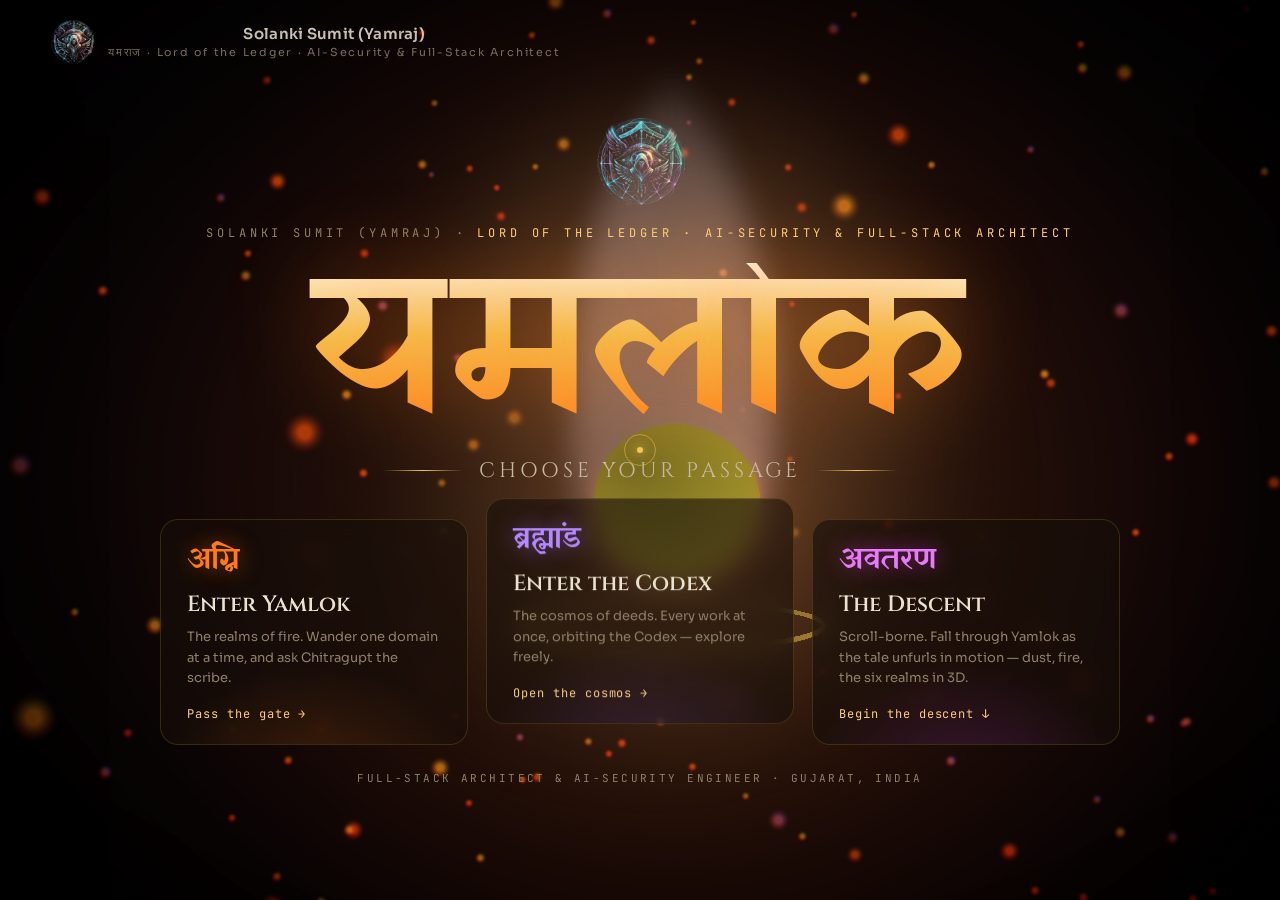
<file: index.html>
<!doctype html>
<html lang="en">
  <head>
    <meta charset="UTF-8" />
    <meta name="viewport" content="width=device-width, initial-scale=1.0, maximum-scale=1.0, user-scalable=no" />
    <meta name="theme-color" content="#05030f" />
    <link rel="icon" type="image/png" sizes="32x32" href="./favicon-32.png" />
    <link rel="icon" type="image/png" sizes="256x256" href="./favicon.png" />
    <link rel="apple-touch-icon" sizes="180x180" href="./apple-touch-icon.png" />
    <meta
      name="description"
      content="Yamlok — the Kaalsanchay of Yamraj Solanki. Full-stack & security engineer. A ledger of deeds across OSINT, security, AI, products, learning and systems."
    />
    <meta name="author" content="Yamraj Solanki" />
    <meta name="keywords" content="Yamraj Solanki, portfolio, full-stack, security engineer, OSINT, red team, AI, Three.js, cybersecurity" />
    <meta property="og:title" content="Yamlok — the Ledger of Yamraj Solanki" />
    <meta
      property="og:description"
      content="Enter Yamlok and ask Chitragupt the scribe. A 3D ledger of works: OSINT, security, AI, and more."
    />
    <meta property="og:type" content="website" />
    <meta property="og:site_name" content="Yamlok" />
    <meta property="og:locale" content="en_US" />
    <!-- og:image is relative so it resolves at any domain; set an absolute URL once deployed for widest compatibility -->
    <meta property="og:image" content="/og.png" />
    <meta property="og:image:width" content="1200" />
    <meta property="og:image:height" content="630" />
    <meta property="og:image:alt" content="Yamlok — the Ledger of Yamraj Solanki" />
    <meta name="twitter:card" content="summary_large_image" />
    <meta name="twitter:title" content="Yamlok — the Ledger of Yamraj Solanki" />
    <meta
      name="twitter:description"
      content="Enter Yamlok and ask Chitragupt the scribe. A 3D ledger of works: OSINT, security, AI, and more."
    />
    <meta name="twitter:image" content="/og.png" />

    <!-- the sigil is the first thing painted (loader → gate → nav) — don't let it pop in -->
    <link rel="preload" as="image" href="./logo-mark.png" />

    <link rel="preconnect" href="https://fonts.googleapis.com" />
    <link rel="preconnect" href="https://fonts.gstatic.com" crossorigin />
    <link
      href="https://fonts.googleapis.com/css2?family=Cinzel:wght@500;600;700&family=Yatra+One&family=Sora:wght@300;400;500;600;700;800&family=JetBrains+Mono:wght@400;500&display=swap"
      rel="stylesheet"
      media="print"
      onload="this.media='all'"
    />
    <noscript>
      <link
        href="https://fonts.googleapis.com/css2?family=Cinzel:wght@500;600;700&family=Yatra+One&family=Sora:wght@300;400;500;600;700;800&family=JetBrains+Mono:wght@400;500&display=swap"
        rel="stylesheet"
      />
    </noscript>

    <title>यमलोक · Yamlok — Yamraj Solanki</title>
    <script type="module" crossorigin src="./assets/index-CE4U_3eF.js"></script>
    <link rel="modulepreload" crossorigin href="./assets/react-b_tn2jZf.js">
    <link rel="modulepreload" crossorigin href="./assets/three-CWoWd3_m.js">
    <link rel="modulepreload" crossorigin href="./assets/r3f-BkIy0H-C.js">
    <link rel="stylesheet" crossorigin href="./assets/index-BVH1XJ6P.css">
  </head>
  <body>
    <div id="root"></div>
  </body>
</html>
</file>
<file: assets/index-BVH1XJ6P.css>
:root{--bg: #060304;--bg-2: #0d0807;--ember: #ff7a18;--ember-2: #ff5a3c;--gold: #f5c451;--gold-2: #ffd27a;--soul: #b06bff;--ash: #ece2d0;--ash-dim: #c7b9a1;--ash-mute: #8d7f69;--line: rgba(245, 196, 81, .16);--glass: rgba(22, 14, 9, .6);--glass-strong: rgba(13, 8, 6, .88);--shadow: 0 30px 90px -24px rgba(0, 0, 0, .9);--font-display: "Cinzel", "Times New Roman", serif;--font-dev: "Yatra One", "Cinzel", serif;--font-sans: "Sora", system-ui, sans-serif;--font-mono: "JetBrains Mono", ui-monospace, monospace;--ease: cubic-bezier(.22, 1, .36, 1)}*{box-sizing:border-box;margin:0;padding:0}html,body,#root{height:100%;width:100%}body{font-family:var(--font-sans);background:radial-gradient(125% 125% at 50% 28%,#1c0f08 0%,#0d0706 46%,var(--bg) 100%);color:var(--ash);overflow:hidden;-webkit-font-smoothing:antialiased;text-rendering:optimizeLegibility;cursor:default}a{color:inherit;text-decoration:none}button{font-family:inherit;cursor:pointer;border:none;background:none;color:inherit}::selection{background:#ff7a1866;color:#fff}.app{position:fixed;top:0;right:0;bottom:0;left:0;overflow:hidden}.canvas-wrap{position:absolute;top:0;right:0;bottom:0;left:0;z-index:0;transform:scale(1.05);transition:transform 1.9s var(--ease);will-change:transform}.app-reveal .canvas-wrap{transform:scale(1)}.overlay{position:absolute;top:0;right:0;bottom:0;left:0;z-index:2;pointer-events:none}.overlay>*{pointer-events:auto}.app:after{content:"";position:absolute;top:0;right:0;bottom:0;left:0;z-index:1;pointer-events:none;background:radial-gradient(120% 120% at 50% 42%,transparent 52%,rgba(3,1,0,.62) 100%)}.nav{position:absolute;top:0;left:0;right:0;z-index:6;display:flex;align-items:center;justify-content:space-between;padding:20px clamp(16px,4vw,52px);transition:opacity .6s var(--ease)}.nav-min{opacity:.85}.brand{display:flex;align-items:center;gap:13px}.brand .mono{display:grid;place-items:center;width:44px;height:44px;border-radius:50%;background:radial-gradient(circle at 50% 50%,rgba(255,122,24,.18),transparent 68%);transition:filter .35s var(--ease),transform .35s var(--ease)}.brand .mono img{width:100%;height:100%;display:block}.brand:hover .mono{filter:brightness(1.25);transform:scale(1.05)}.brand .who b{font-weight:600;letter-spacing:.02em;font-size:15px;display:block}.brand .who span{font-size:11px;letter-spacing:.16em;color:var(--ash-mute);margin-top:2px}.nav-links{display:flex;align-items:center;gap:4px}.nav-links button,.nav-links a{font-size:13px;letter-spacing:.05em;padding:9px 15px;border-radius:10px;color:var(--ash-dim);transition:color .25s,background .25s}.nav-links button:hover,.nav-links a:hover{color:var(--ash);background:#ffffff0d}.nav-links .nav-cta{border:1px solid rgba(245,196,81,.4);color:var(--gold)}.nav-links .nav-cta:hover{background:#f5c4511f}.gate{position:fixed;top:0;right:0;bottom:0;left:0;z-index:40;display:grid;place-items:center;text-align:center;padding:24px;transition:opacity 1s var(--ease),visibility 1s}.gate:before{content:"";position:absolute;top:0;right:0;bottom:0;left:0;pointer-events:none;background:radial-gradient(45% 55% at 50% 52%,rgba(6,3,2,.55) 0%,transparent 70%)}.gate-hidden{opacity:0;visibility:hidden;pointer-events:none}.gate-inner{position:relative;max-width:680px}.gate-om{margin-bottom:14px;line-height:0}.gate-sigil{width:clamp(66px,8vw,96px);height:auto;display:block;margin:0 auto;opacity:.55;filter:saturate(.7) brightness(.85);animation:sigil-breathe 3.6s ease-in-out infinite;transition:opacity .9s var(--ease),filter .9s var(--ease)}.gate-inner.lit .gate-sigil{opacity:1;filter:none;animation-duration:5.5s}@keyframes sigil-breathe{0%,to{transform:scale(1)}50%{transform:scale(1.045)}}@media (prefers-reduced-motion: reduce){.gate-sigil,.loader-om img{animation:none}}.gate-kicker{font-family:var(--font-mono);font-size:12px;letter-spacing:.32em;text-transform:uppercase;color:var(--ash-mute);margin-bottom:22px}.gate-kicker span{color:var(--gold-2)}.gate-title{font-family:var(--font-dev);font-size:clamp(76px,17vw,200px);line-height:.9;font-weight:400;background:linear-gradient(180deg,#fff3dc 0%,var(--gold) 40%,var(--ember) 100%);-webkit-background-clip:text;background-clip:text;color:transparent;text-shadow:0 0 90px rgba(255,122,24,.4);letter-spacing:.02em}.gate-rule{display:flex;align-items:center;justify-content:center;gap:16px;margin-top:14px;font-family:var(--font-display);font-size:clamp(15px,2vw,21px);letter-spacing:.18em;text-transform:uppercase;color:var(--ash-dim)}.gate-rule b{font-family:var(--font-dev);color:var(--gold-2);letter-spacing:.04em;text-transform:none;font-weight:400}.gate-rule span{width:clamp(28px,8vw,80px);height:1px;background:linear-gradient(90deg,transparent,var(--gold),transparent)}.gate-lore{margin:26px auto 0;max-width:52ch;font-size:14.5px;line-height:1.8;color:var(--ash-mute);font-style:italic}.gate-enter{margin-top:36px;padding:16px 46px;border-radius:14px;font-size:14px;letter-spacing:.18em;text-transform:uppercase;font-weight:600;color:var(--ash-mute);border:1px solid var(--line);background:#ff7a180d;transition:all .5s var(--ease)}.gate-enter.lit{color:#fff;background:linear-gradient(135deg,var(--ember),#c0390f);box-shadow:0 18px 55px -16px #ff5a28d9,0 0 40px -12px #ff7a1899;cursor:pointer}.gate-enter.lit:hover{transform:translateY(-3px);box-shadow:0 24px 65px -16px #ff5a28}.gate-foot{margin-top:26px;font-family:var(--font-mono);font-size:11px;letter-spacing:.22em;text-transform:uppercase;color:var(--ash-mute);opacity:.7}.stage-bar{position:absolute;top:92px;left:50%;transform:translate(-50%);z-index:5;text-align:center;width:max-content;max-width:92vw}.stage-eyebrow{font-family:var(--font-dev);font-size:22px;color:var(--gold);letter-spacing:.04em;text-shadow:0 0 24px rgba(255,122,24,.4)}.stage-hint{font-family:var(--font-mono);font-size:12px;letter-spacing:.2em;text-transform:uppercase;color:var(--ash-mute);margin-top:8px}.realm-bar{display:flex;flex-direction:column;align-items:center;gap:12px}.back-chip{font-family:var(--font-mono);font-size:12px;letter-spacing:.1em;padding:8px 16px;border-radius:999px;border:1px solid var(--line);color:var(--ash-dim);background:var(--glass);-webkit-backdrop-filter:blur(10px);backdrop-filter:blur(10px);transition:all .25s}.back-chip:hover{color:var(--ash);border-color:var(--r-accent, var(--gold));transform:translate(-3px)}.realm-head .rh-myth{font-family:var(--font-dev);font-size:28px;display:block;line-height:1}.realm-head .rh-title{font-family:var(--font-display);font-weight:600;font-size:clamp(24px,3.4vw,36px);margin-top:4px;color:var(--ash)}.realm-head .rh-sub{font-family:var(--font-mono);font-size:11.5px;letter-spacing:.12em;text-transform:uppercase;color:var(--ash-mute);margin-top:8px;display:block}.node-label,.realm-label,.realm-caption{pointer-events:none;-webkit-user-select:none;user-select:none;white-space:nowrap;text-align:center}.node-label{transform:translate(-50%,-150%)}.node-label .nl-name{font-size:13px;font-weight:600;color:#fff;text-shadow:0 2px 14px rgba(0,0,0,.9)}.node-label .nl-tag{font-family:var(--font-mono);font-size:10px;letter-spacing:.08em;text-transform:uppercase;margin-top:3px;opacity:.9}.realm-label .rl-sigil{font-family:var(--font-dev);font-size:30px;transform:translate(-50%,-50%)}.realm-caption{transform:translate(-50%)}.realm-caption .rc-title{font-family:var(--font-display);font-size:14px;font-weight:600;color:#fff;text-shadow:0 2px 12px rgba(0,0,0,.9)}.realm-caption .rc-sub{font-family:var(--font-mono);font-size:10px;letter-spacing:.08em;text-transform:uppercase;margin-top:3px}.btn{display:inline-flex;align-items:center;justify-content:center;gap:9px;padding:13px 22px;border-radius:12px;font-size:14px;font-weight:500;transition:transform .25s var(--ease),box-shadow .3s,background .3s}.btn-primary{background:linear-gradient(135deg,var(--ember),#c0390f);color:#fff;box-shadow:0 14px 40px -14px #ff5a28cc}.btn-primary:hover{transform:translateY(-2px)}.btn-ghost{border:1px solid var(--line);color:var(--ash-dim);background:#ffffff08}.btn-ghost:hover{color:var(--ash);border-color:#f5c45173;transform:translateY(-2px)}.panel{position:absolute;top:82px;right:0;height:calc(100% - 82px);width:min(460px,92vw);z-index:7;background:var(--glass-strong);-webkit-backdrop-filter:blur(22px);backdrop-filter:blur(22px);border-left:1px solid var(--line);box-shadow:var(--shadow);transform:translate(100%);transition:transform .55s var(--ease);display:flex;flex-direction:column;overflow:hidden}.panel.open{transform:translate(0)}.panel-accent{height:4px;width:100%;background:var(--p-accent, var(--gold));box-shadow:0 0 24px var(--p-accent, var(--gold))}.panel-scroll{overflow-y:auto;padding:34px clamp(24px,3vw,40px) 48px;scrollbar-width:thin;scrollbar-color:rgba(245,196,81,.3) transparent}.panel-scroll::-webkit-scrollbar{width:7px}.panel-scroll::-webkit-scrollbar-thumb{background:#f5c45147;border-radius:99px}.panel-close{position:absolute;top:20px;right:22px;width:38px;height:38px;display:grid;place-items:center;border-radius:10px;border:1px solid var(--line);color:var(--ash-dim);background:#ffffff08;z-index:2;transition:all .25s}.panel-close:hover{color:#fff;border-color:#f5c45180;transform:rotate(90deg)}.panel .kicker{display:inline-flex;align-items:center;gap:9px;font-family:var(--font-mono);font-size:11px;letter-spacing:.2em;text-transform:uppercase;color:var(--p-accent, var(--gold));margin-bottom:16px}.panel .kicker .pip{width:8px;height:8px;border-radius:50%;background:var(--p-accent, var(--gold));box-shadow:0 0 12px var(--p-accent, var(--gold))}.panel h2{font-family:var(--font-display);font-weight:600;font-size:clamp(26px,3vw,36px);line-height:1.05;margin-bottom:8px}.panel .tagline{color:var(--ash-dim);font-size:15px;line-height:1.5;margin-bottom:20px}.pillrow{display:flex;flex-wrap:wrap;gap:8px;margin-bottom:24px}.pill{font-family:var(--font-mono);font-size:11px;padding:6px 11px;border-radius:8px;border:1px solid var(--line);color:var(--ash-dim);background:#ffffff06}.pill.status{border-color:var(--p-accent, var(--gold));color:var(--p-accent, var(--gold))}.panel p.blurb{font-size:14.5px;line-height:1.75;color:var(--ash-dim);margin-bottom:26px}.section-label{font-family:var(--font-mono);font-size:11px;letter-spacing:.22em;text-transform:uppercase;color:var(--ash-mute);margin-bottom:14px}.hl-list{list-style:none;display:grid;gap:13px;margin-bottom:26px}.hl-list li{position:relative;padding-left:24px;font-size:13.5px;line-height:1.6;color:var(--ash-dim)}.hl-list li:before{content:"";position:absolute;left:2px;top:7px;width:8px;height:8px;transform:rotate(45deg);background:var(--p-accent, var(--gold));box-shadow:0 0 10px var(--p-accent, var(--gold))}.tagrow{display:flex;flex-wrap:wrap;gap:7px;margin-bottom:28px}.tag{font-size:11.5px;padding:5px 10px;border-radius:7px;background:#ff7a1814;color:var(--ash-dim);border:1px solid rgba(255,122,24,.18)}.panel-actions{display:flex;gap:12px}.panel-actions .btn{flex:1}.scribe{position:absolute;top:82px;left:0;height:calc(100% - 82px);width:min(400px,94vw);z-index:8;background:var(--glass-strong);-webkit-backdrop-filter:blur(22px);backdrop-filter:blur(22px);border-right:1px solid var(--line);box-shadow:var(--shadow);transform:translate(-100%);transition:transform .5s var(--ease);display:flex;flex-direction:column}.scribe.open{transform:translate(0)}.scribe-head{display:flex;align-items:center;justify-content:space-between;gap:12px;padding:20px 20px 16px;border-bottom:1px solid var(--line)}.scribe-head .panel-close{position:static}.scribe-id .scribe-sigil{font-family:var(--font-dev);font-size:22px;color:var(--gold);display:block;line-height:1}.scribe-id .scribe-role{font-family:var(--font-mono);font-size:10.5px;letter-spacing:.08em;text-transform:uppercase;color:var(--ash-mute);margin-top:5px;display:block}.scribe-body{flex:1;overflow-y:auto;padding:20px;display:flex;flex-direction:column;gap:14px;scrollbar-width:thin}.scribe-body::-webkit-scrollbar{width:6px}.scribe-body::-webkit-scrollbar-thumb{background:#f5c45140;border-radius:99px}.scribe-msg{display:flex;gap:10px;align-items:flex-start}.scribe-msg.you{flex-direction:row-reverse}.scribe-mark{flex:0 0 auto;width:30px;height:30px;border-radius:9px;display:grid;place-items:center;font-family:var(--font-dev);font-size:14px;color:var(--gold);border:1px solid rgba(245,196,81,.35);background:#ff7a181a}.scribe-bubble{font-size:13.5px;line-height:1.6;padding:12px 15px;border-radius:14px;max-width:84%;background:#ffffff0a;border:1px solid var(--line);color:var(--ash-dim)}.scribe-msg.you .scribe-bubble{background:linear-gradient(135deg,#ff7a1838,#ff5a281f);color:var(--ash);border-color:#ff7a184d}.scribe-bubble p{margin:0 0 6px}.scribe-bubble p:last-child{margin-bottom:0}.scribe-bubble strong{color:var(--gold-2);font-weight:600}.scribe-action{margin:8px 0 0 40px;font-family:var(--font-mono);font-size:12px;letter-spacing:.04em;padding:8px 14px;border-radius:10px;border:1px solid rgba(245,196,81,.4);color:var(--gold);background:#f5c4510f;transition:all .25s}.scribe-action:hover{background:#f5c45129;transform:translate(3px)}.scribe-suggest{display:flex;gap:7px;flex-wrap:wrap;padding:12px 16px;border-top:1px solid var(--line)}.scribe-suggest button{font-size:11.5px;padding:7px 12px;border-radius:999px;border:1px solid var(--line);color:var(--ash-mute);transition:all .25s}.scribe-suggest button:hover{color:var(--ash);border-color:#f5c45166;animation-play-state:paused}.scribe-suggest button{animation:sg-float 4.5s ease-in-out infinite}.scribe-suggest button:nth-child(2n){animation-duration:5.3s;animation-delay:-1.2s}.scribe-suggest button:nth-child(3n){animation-delay:-2.5s}@keyframes sg-float{0%,to{transform:translateY(0)}50%{transform:translateY(-3px)}}.tw-caret{display:inline-block;width:2px;height:1em;margin-left:1px;background:var(--gold);vertical-align:text-bottom;box-shadow:0 0 6px var(--gold);animation:tw-blink .7s steps(1) infinite}@keyframes tw-blink{50%{opacity:0}}.scribe-writing{display:inline-flex;gap:5px;padding:4px 2px}.scribe-writing i{width:6px;height:6px;border-radius:50%;background:var(--gold-2);animation:writing-pulse 1s ease-in-out infinite}.scribe-writing i:nth-child(2){animation-delay:.15s}.scribe-writing i:nth-child(3){animation-delay:.3s}@keyframes writing-pulse{0%,to{opacity:.3;transform:translateY(0)}50%{opacity:1;transform:translateY(-3px)}}@media (prefers-reduced-motion: reduce){.scribe-suggest button,.tw-caret,.scribe-writing i{animation:none}}.scribe-input{display:flex;gap:8px;padding:12px 16px 16px}.scribe-input input{flex:1;font-family:inherit;font-size:13.5px;padding:12px 15px;border-radius:12px;border:1px solid var(--line);background:#0000004d;color:var(--ash);outline:none}.scribe-input input:focus{border-color:#f5c45180}.scribe-input input::placeholder{color:var(--ash-mute)}.scribe-input button[type=submit]{width:46px;border-radius:12px;color:#fff;font-size:15px;background:linear-gradient(135deg,var(--ember),#c0390f)}.scribe-fab{position:absolute;left:clamp(16px,4vw,40px);bottom:30px;z-index:6;display:flex;align-items:center;gap:11px;padding:11px 18px 11px 12px;border-radius:999px;border:1px solid rgba(245,196,81,.4);background:var(--glass-strong);-webkit-backdrop-filter:blur(12px);backdrop-filter:blur(12px);box-shadow:var(--shadow);transition:all .3s var(--ease)}.scribe-fab:hover{transform:translateY(-3px);border-color:var(--gold)}.scribe-fab .fab-mark{width:30px;height:30px;border-radius:8px;display:grid;place-items:center;font-family:var(--font-dev);font-size:15px;color:var(--gold);background:#ff7a1824;border:1px solid rgba(245,196,81,.3)}.scribe-fab .fab-text{font-size:13.5px;font-weight:500;letter-spacing:.02em;color:var(--ash)}.modal-scrim{position:absolute;top:0;right:0;bottom:0;left:0;z-index:9;display:grid;place-items:center;padding:24px;background:#0402019e;-webkit-backdrop-filter:blur(6px);backdrop-filter:blur(6px);opacity:0;pointer-events:none;transition:opacity .4s}.modal-scrim.open{opacity:1;pointer-events:auto}.modal{position:relative;width:min(720px,94vw);max-height:86vh;overflow-y:auto;background:var(--glass-strong);border:1px solid var(--line);border-radius:22px;box-shadow:var(--shadow);padding:clamp(28px,4vw,48px);transform:translateY(24px) scale(.98);transition:transform .45s var(--ease);scrollbar-width:thin}.modal-scrim.open .modal{transform:translateY(0) scale(1)}.modal .modal-close{position:absolute;top:18px;right:20px;width:38px;height:38px;border-radius:10px;border:1px solid var(--line);display:grid;place-items:center;color:var(--ash-dim);transition:all .25s}.modal .modal-close:hover{color:#fff;transform:rotate(90deg);border-color:#f5c45180}.modal .m-kicker{font-family:var(--font-mono);font-size:11px;letter-spacing:.2em;text-transform:uppercase;color:var(--gold-2);margin-bottom:14px}.modal h2{font-family:var(--font-display);font-weight:600;font-size:clamp(28px,4vw,42px);margin-bottom:18px;line-height:1.05}.modal p{font-size:15px;line-height:1.8;color:var(--ash-dim);margin-bottom:16px}.about-om{font-family:var(--font-dev);font-size:30px;color:var(--gold);opacity:.8;text-shadow:0 0 22px rgba(255,122,24,.5);margin-bottom:12px}.about-modal .about-lore{font-style:italic;color:var(--ash-mute);font-size:14.5px;line-height:1.85;padding-left:16px;border-left:2px solid rgba(245,196,81,.3);margin:6px 0 22px}.about-modal .about-tagline{color:var(--gold-2);font-style:italic;font-size:17px;line-height:1.5;margin-bottom:22px}.about-modal .about-bio{font-size:14.5px;line-height:1.8;color:var(--ash-dim);margin-bottom:14px}.about-roles{display:flex;flex-wrap:wrap;gap:8px;margin:22px 0 24px}.about-role{font-family:var(--font-mono);font-size:11.5px;letter-spacing:.05em;padding:6px 13px;border-radius:999px;color:var(--gold-2);border:1px solid rgba(245,196,81,.3);background:#ff7a180f}.about-cta{display:flex;flex-wrap:wrap;gap:12px;margin-top:28px}.about-cta .btn-primary,.about-cta .btn-ghost{padding:12px 22px;border-radius:12px;font-size:14px}.about-modal .about-colophon{margin-top:26px;padding-top:18px;border-top:1px solid var(--line);font-family:var(--font-mono);font-size:11.5px;line-height:1.7;letter-spacing:.03em;color:var(--ash-mute)}.stat-grid{display:grid;grid-template-columns:repeat(3,1fr);gap:14px;margin:26px 0 30px}.stat{border:1px solid var(--line);border-radius:14px;padding:18px;background:#ffffff05;text-align:center}.stat b{display:block;font-family:var(--font-display);font-size:30px;color:var(--gold);line-height:1}.stat span{font-size:11px;letter-spacing:.1em;text-transform:uppercase;color:var(--ash-mute);margin-top:8px;display:block}.skill-cloud{display:flex;flex-wrap:wrap;gap:9px}.skill-cloud .pill:hover{border-color:#f5c45173;color:var(--ash)}.contact-list{display:grid;gap:12px}.contact-row{display:flex;align-items:center;gap:16px;padding:16px 20px;border:1px solid var(--line);border-radius:14px;background:#ffffff05;transition:all .25s var(--ease)}.contact-row:hover{transform:translate(6px);border-color:#f5c45166;background:#f5c4510f}.contact-row .ic{font-size:20px;width:26px;text-align:center;color:var(--gold)}.contact-row .c-meta b{display:block;font-size:14px}.contact-row .c-meta span{font-size:12px;color:var(--ash-mute);font-family:var(--font-mono)}.contact-row .arrow{margin-left:auto;color:var(--ash-mute);transition:transform .25s,color .25s}.contact-row:hover .arrow{transform:translate(4px);color:var(--gold)}.contact-email:hover{transform:none}.contact-email .c-meta{text-decoration:none}.contact-copy{margin-left:auto;flex:none;font-family:var(--font-mono);font-size:12px;letter-spacing:.04em;padding:7px 14px;border-radius:9px;color:var(--gold-2);border:1px solid rgba(245,196,81,.35);background:#ff7a180f;transition:all .2s}.contact-copy:hover{background:#f5c45124;color:var(--gold)}.door-row{display:grid;grid-template-columns:1fr 1fr;gap:18px;margin-top:34px}.door{position:relative;text-align:left;padding:26px 26px 22px;border-radius:18px;border:1px solid var(--line);background:var(--glass);-webkit-backdrop-filter:blur(12px);backdrop-filter:blur(12px);transition:transform .3s var(--ease),border-color .3s,box-shadow .3s,opacity .4s;overflow:hidden}.door:disabled{opacity:.55;cursor:default}.door:not(:disabled):hover{transform:translateY(-5px)}.door:before{content:"";position:absolute;top:0;right:0;bottom:0;left:0;opacity:.18;pointer-events:none}.door-yamlok:before{background:radial-gradient(75% 80% at 50% 120%,var(--ember),transparent 70%)}.door-codex:before{background:radial-gradient(75% 80% at 50% 120%,#8b5cf6,transparent 70%)}.door-yamlok:not(:disabled):hover{border-color:#ff7a1899;box-shadow:0 22px 54px -18px #ff5a28b3}.door-codex:not(:disabled):hover{border-color:#a878ff99;box-shadow:0 22px 54px -18px #7c3aedb3}.door-sigil{font-family:var(--font-dev);font-size:30px;line-height:1;margin-bottom:14px}.door-yamlok .door-sigil{color:var(--ember);text-shadow:0 0 22px rgba(255,122,24,.5)}.door-codex .door-sigil{color:#b487ff;text-shadow:0 0 22px rgba(168,120,255,.5)}.door h3{font-family:var(--font-display);font-size:22px;font-weight:600;margin-bottom:8px;color:var(--ash)}.door p{font-size:13px;line-height:1.6;color:var(--ash-mute);margin-bottom:16px}.door-go{font-family:var(--font-mono);font-size:12px;letter-spacing:.08em;color:var(--gold-2)}.world-toggle{display:inline-flex;padding:3px;border-radius:999px;border:1px solid var(--line);background:#0000004d;margin-right:6px}.world-toggle button{font-size:12.5px;letter-spacing:.05em;padding:7px 15px;border-radius:999px;color:var(--ash-mute);transition:all .25s}.world-toggle button.on{color:#fff;background:linear-gradient(135deg,#ff7a1852,#a878ff42);box-shadow:inset 0 0 0 1px var(--line)}.world-toggle button:hover{color:var(--ash-dim)}.icon-btn{width:38px;display:grid;place-items:center;border-radius:10px;color:var(--ash-dim);font-size:14px;transition:all .25s}.icon-btn:hover{color:var(--ash);background:#ffffff0d}.qual-btn{font-family:var(--font-mono);font-size:11.5px!important;letter-spacing:.04em;color:var(--gold-2)!important}.qual-btn:hover{background:#f5c4511a!important}.codex-bar{position:absolute;left:0;right:0;bottom:0;z-index:5;padding:14px clamp(14px,4vw,40px) 20px;background:linear-gradient(0deg,rgba(5,3,15,.92) 10%,transparent 100%);display:flex;flex-direction:column;align-items:center;gap:12px}.cb-hint{font-family:var(--font-mono);font-size:11px;letter-spacing:.18em;text-transform:uppercase;color:var(--ash-mute)}.cb-filters{display:flex;gap:7px;flex-wrap:wrap;justify-content:center}.cb-filters button{display:inline-flex;align-items:center;gap:7px;font-size:12.5px;padding:8px 14px;border-radius:999px;border:1px solid var(--line);color:var(--ash-mute);transition:all .25s}.cb-filters button .cdot{width:8px;height:8px;border-radius:50%;opacity:.7;transition:opacity .25s,box-shadow .25s}.cb-filters button:hover{color:var(--ash-dim)}.cb-filters button.active{color:var(--ash);border-color:var(--c, var(--gold));background:#ffffff0d}.cb-filters button.active .cdot{opacity:1;box-shadow:0 0 8px var(--c)}@media (max-width: 720px){.door-row{grid-template-columns:1fr}.world-toggle button{padding:6px 11px}}@media (max-width: 720px){.nav-links .nav-link-text,.brand .who span,.scribe-fab .fab-text{display:none}.stage-bar{top:80px}}@media (prefers-reduced-motion: reduce){*{animation-duration:.01ms!important;transition-duration:.05ms!important}}html.cursor-none,html.cursor-none *{cursor:none!important}html.cursor-none input,html.cursor-none textarea{cursor:text!important}.cursor-dot,.cursor-ring,.cursor-label{position:fixed;top:0;left:0;pointer-events:none;z-index:9999;will-change:transform}.cursor-dot{width:6px;height:6px;border-radius:50%;background:var(--gold);box-shadow:0 0 10px var(--gold)}.cursor-ring{width:32px;height:32px;border-radius:50%;border:1px solid rgba(245,196,81,.5);transition:width .25s var(--ease),height .25s var(--ease),border-color .25s,background .25s}.cursor-ring.active{width:54px;height:54px;border-color:var(--ember);background:#ff7a1814}.cursor-label{font-family:var(--font-mono);font-size:10px;letter-spacing:.12em;text-transform:uppercase;color:#1a0e06;background:var(--gold);padding:3px 9px;border-radius:6px;white-space:nowrap;opacity:0;transition:opacity .2s}.cursor-label.show{opacity:1}.cursor-trail{position:fixed;top:0;right:0;bottom:0;left:0;width:100%;height:100%;pointer-events:none;z-index:9990}@media (prefers-reduced-motion: reduce){.cursor-trail{display:none}}.split-text{display:inline-block}.st-char{display:inline-block;opacity:0;transform:translate(var(--dx),var(--dy)) rotate(var(--rot));animation:st-assemble .7s var(--ease) forwards;will-change:transform,opacity}.st-space{width:.28em}@keyframes st-assemble{to{opacity:1;transform:translate(0) rotate(0)}}@media (prefers-reduced-motion: reduce){.st-char{animation:none;opacity:1;transform:none}}:focus-visible{outline:2px solid var(--gold-2);outline-offset:3px;border-radius:6px}.door:focus-visible{outline-offset:6px}.nav-links button:focus-visible,.nav-menu a:focus-visible{outline-offset:2px}@media (prefers-reduced-motion: reduce){*,*:before,*:after{animation-duration:.001ms!important;animation-iteration-count:1!important;transition-duration:.001ms!important}.grain,.cursor-trail{display:none!important}}.marquee{overflow:hidden;width:100%;-webkit-mask-image:linear-gradient(90deg,transparent,#000 12%,#000 88%,transparent);mask-image:linear-gradient(90deg,transparent,#000 12%,#000 88%,transparent)}.marquee-track{display:inline-flex;white-space:nowrap;animation:marquee 30s linear infinite}.marquee-track span{font-family:var(--font-dev);font-size:clamp(18px,3vw,30px);color:#f5c4516b;letter-spacing:.04em;padding-right:0}@keyframes marquee{to{transform:translate(-50%)}}.gate-marquee{position:absolute;bottom:30px;left:0}.gate .reveal{opacity:0;transform:translateY(26px);transition:opacity .8s var(--ease),transform .8s var(--ease)}.gate-inner.revealed .reveal{opacity:1;transform:none}.gate-inner.revealed .gate-om{transition-delay:.05s}.gate-inner.revealed .gate-kicker{transition-delay:.12s}.gate-inner.revealed .gate-title{transition-delay:.2s}.gate-inner.revealed .gate-rule{transition-delay:.3s}.gate-inner.revealed .door-yamlok{transition-delay:.42s}.gate-inner.revealed .door-codex{transition-delay:.52s}.gate-inner.revealed .gate-foot{transition-delay:.62s}@keyframes reveal-up{0%{opacity:0;transform:translateY(12px)}to{opacity:1;transform:none}}.realm-head .rh-myth,.realm-head .rh-title,.realm-head .rh-sub{opacity:0;animation:reveal-up .5s var(--ease) forwards}.realm-head .rh-myth{animation-delay:.05s}.realm-head .rh-title{animation-delay:.14s}.realm-head .rh-sub{animation-delay:.24s}.panel-scroll>*{opacity:0;transform:translateY(16px);transition:opacity .5s var(--ease),transform .5s var(--ease)}.panel.open .panel-scroll>*{opacity:1;transform:none}.panel.open .panel-scroll>*:nth-child(1){transition-delay:.12s}.panel.open .panel-scroll>*:nth-child(2){transition-delay:.17s}.panel.open .panel-scroll>*:nth-child(3){transition-delay:.22s}.panel.open .panel-scroll>*:nth-child(4){transition-delay:.27s}.panel.open .panel-scroll>*:nth-child(5){transition-delay:.32s}.panel.open .panel-scroll>*:nth-child(6){transition-delay:.37s}.panel.open .panel-scroll>*:nth-child(7){transition-delay:.42s}.panel.open .panel-scroll>*:nth-child(8){transition-delay:.47s}.panel.open .panel-scroll>*:nth-child(n+9){transition-delay:.52s}.modal>*:not(.modal-close){opacity:0;transform:translateY(16px);transition:opacity .5s var(--ease),transform .5s var(--ease)}.modal-scrim.open .modal>*:not(.modal-close){opacity:1;transform:none}.modal-scrim.open .modal>*:nth-child(2){transition-delay:.1s}.modal-scrim.open .modal>*:nth-child(3){transition-delay:.15s}.modal-scrim.open .modal>*:nth-child(4){transition-delay:.2s}.modal-scrim.open .modal>*:nth-child(5){transition-delay:.25s}.modal-scrim.open .modal>*:nth-child(6){transition-delay:.3s}.modal-scrim.open .modal>*:nth-child(n+7){transition-delay:.35s}.wipe{position:fixed;top:0;right:0;bottom:0;left:0;z-index:60;pointer-events:none;display:grid;place-items:center;overflow:hidden}.wipe.on{pointer-events:auto}.wipe-l1,.wipe-l2{position:absolute;top:-2px;right:0;bottom:-2px;left:0;transform:translateY(101%)}.wipe-l1{background:linear-gradient(0deg,#060304,#140a08 70%,#2a1206);transition:transform .6s var(--ease)}.wipe-l2{background:linear-gradient(0deg,#0a0604 0%,#1c0f08 50%,#3a1a06 80%,var(--ember) 100%);transition:transform .52s var(--ease) .07s}.wipe-cover .wipe-l1,.wipe-cover .wipe-l2{transform:translateY(0)}.wipe-reveal .wipe-l1{transform:translateY(-101%);transition-delay:.07s}.wipe-reveal .wipe-l2{transform:translateY(-101%)}.wipe-embers{position:absolute;top:0;right:0;bottom:0;left:0;pointer-events:none;opacity:0;transition:opacity .35s;background-repeat:no-repeat;background-image:radial-gradient(2px 2px at 18% 85%,var(--gold),transparent 60%),radial-gradient(2px 2px at 72% 92%,var(--ember-2),transparent 60%),radial-gradient(1.5px 1.5px at 42% 75%,var(--gold-2),transparent 60%),radial-gradient(2px 2px at 58% 88%,var(--gold),transparent 60%),radial-gradient(1.5px 1.5px at 30% 96%,var(--ember),transparent 60%),radial-gradient(2px 2px at 85% 80%,var(--gold-2),transparent 60%),radial-gradient(1.5px 1.5px at 9% 70%,var(--gold),transparent 60%);animation:embers-rise 1.4s linear infinite}.wipe-cover .wipe-embers,.wipe-reveal .wipe-embers{opacity:.85}@keyframes embers-rise{0%{transform:translateY(26px)}to{transform:translateY(-48px)}}.wipe-core{position:relative;display:grid;place-items:center;opacity:0;transform:scale(.7);transition:opacity .4s var(--ease),transform .5s var(--ease)}.wipe-cover .wipe-core{opacity:1;transform:scale(1)}.wipe-reveal .wipe-core{opacity:0;transform:scale(1.16);transition-duration:.34s}.wipe-halo{position:absolute;width:58vmin;height:58vmin;border-radius:50%;background:radial-gradient(circle,rgba(255,122,24,.5) 0%,transparent 62%);filter:blur(8px)}.wipe-sigil{position:relative;font-family:var(--font-dev);font-size:clamp(64px,13vw,150px);color:var(--gold);text-shadow:0 0 60px rgba(255,122,24,.8),0 0 18px rgba(245,196,81,.6)}.nav-links>button,.nav-links>a:not(.nav-cta){position:relative}.nav-links>button:after,.nav-links>a:not(.nav-cta):after{content:"";position:absolute;left:14px;right:14px;bottom:5px;height:1px;background:var(--gold);transform:scaleX(0);transform-origin:left;transition:transform .3s var(--ease)}.nav-links>button:hover:after,.nav-links>a:not(.nav-cta):hover:after{transform:scaleX(1)}.gate-inner{max-width:min(960px,94vw)}.gate .door-row{grid-template-columns:repeat(3,minmax(0,1fr))}.door-descent:before{background:radial-gradient(75% 80% at 50% 120%,#d946ef,transparent 70%)}.door-descent:not(:disabled):hover{border-color:#d946ef99;box-shadow:0 22px 54px -18px #a855f7a6}.door-descent .door-sigil{color:#e879f9;text-shadow:0 0 22px rgba(217,70,239,.55)}.gate-inner.revealed .door-descent{transition-delay:.57s}@media (max-width: 880px){.gate .door-row{grid-template-columns:1fr}}.journey{position:fixed;top:0;right:0;bottom:0;left:0;z-index:1;background:#070407}.journey canvas{touch-action:none}.journey-skip{position:fixed;right:22px;bottom:22px;z-index:30;font-family:var(--font-mono);font-size:12px;letter-spacing:.06em;padding:9px 16px;border-radius:999px;color:var(--ash-dim);border:1px solid var(--line);background:#0000006b;-webkit-backdrop-filter:blur(8px);backdrop-filter:blur(8px);transition:all .25s}.journey-skip:hover{color:var(--ash);border-color:#d946ef80}.j-html{width:100%;color:var(--ash);pointer-events:none}.j-sec{width:100%;min-height:100vh;padding:0 24px;position:relative;display:flex;flex-direction:column;align-items:center;justify-content:center;text-align:center}.j-eyebrow{font-family:var(--font-mono);font-size:12px;letter-spacing:.24em;text-transform:uppercase;color:var(--ash-mute);margin-bottom:18px}.j-title{font-family:var(--font-dev);font-weight:400;line-height:.9;letter-spacing:.02em;font-size:clamp(84px,20vw,250px);background:linear-gradient(180deg,#fff3dc 0%,var(--gold) 36%,var(--ember) 76%,#d946ef 128%);-webkit-background-clip:text;background-clip:text;color:transparent;text-shadow:0 0 110px rgba(255,122,24,.32)}.j-rule{display:flex;align-items:center;justify-content:center;gap:16px;margin-top:22px;font-family:var(--font-mono);font-size:12px;letter-spacing:.22em;text-transform:uppercase;color:var(--ash-mute)}.j-rule b{font-family:var(--font-dev);color:var(--gold-2);letter-spacing:.04em;text-transform:none;font-weight:400}.j-rule span{width:clamp(28px,8vw,90px);height:1px;background:linear-gradient(90deg,transparent,var(--gold),transparent)}.j-scrollcue{margin-top:46px;font-family:var(--font-mono);font-size:12px;letter-spacing:.18em;text-transform:uppercase;color:var(--ash-mute);animation:jbob 2.2s ease-in-out infinite}@keyframes jbob{0%,to{transform:translateY(0);opacity:.55}50%{transform:translateY(8px);opacity:1}}.j-lore-big{font-family:var(--font-display);font-weight:600;font-size:clamp(30px,6vw,70px);line-height:1.1}.j-lore{font-size:clamp(16px,2.4vw,24px);line-height:1.6;color:var(--ash-dim);max-width:26ch}.j-h2{font-family:var(--font-display);font-weight:600;font-size:clamp(28px,5vw,54px)}.j-realms-head{margin-bottom:30px}.j-realms{display:grid;grid-template-columns:repeat(3,minmax(0,1fr));gap:16px;max-width:940px;width:100%}.j-realm-card{display:flex;align-items:center;gap:14px;text-align:left;padding:18px 20px;border-radius:16px;border:1px solid var(--line);background:var(--glass);-webkit-backdrop-filter:blur(10px);backdrop-filter:blur(10px);will-change:transform,opacity}.j-realm-card .jrc-sigil{font-family:var(--font-dev);font-size:30px;line-height:1;color:var(--c);text-shadow:0 0 20px var(--c)}.jrc-meta b{font-family:var(--font-display);font-weight:600;font-size:17px;display:block;color:var(--ash)}.jrc-meta span{font-size:12px;color:var(--ash-mute);font-family:var(--font-mono);letter-spacing:.04em}.j-ledger{will-change:transform}.j-dev-huge{font-family:var(--font-dev);font-size:clamp(60px,13vw,168px);line-height:.95;color:var(--gold);text-shadow:0 0 70px rgba(245,196,81,.4)}.j-story-wrap{gap:8px}.j-story{font-family:var(--font-display);font-weight:700;font-size:clamp(34px,8vw,92px);line-height:1.02;will-change:transform,opacity}.j-story.alt{color:transparent;-webkit-text-stroke:1px var(--gold)}.j-enter{display:flex;flex-direction:column;align-items:center;gap:22px;width:100%}.j-enter .door-row{grid-template-columns:repeat(2,minmax(0,1fr));max-width:760px;width:100%}.j-scrollcue,.j-enter,.j-enter .door,.journey-skip{pointer-events:auto}@media (max-width: 760px){.j-realms{grid-template-columns:1fr 1fr}.j-enter .door-row{grid-template-columns:1fr}}.j-deeds-cue{gap:14px}.j-deed{gap:2px;will-change:transform,opacity}.jd-index{font-family:var(--font-dev);font-weight:400;line-height:.86;letter-spacing:.02em;font-size:clamp(96px,24vw,300px);background:linear-gradient(180deg,#fff3dc 0%,var(--gold) 42%,var(--ember) 92%,#d946ef 132%);-webkit-background-clip:text;background-clip:text;color:transparent;text-shadow:0 0 90px rgba(255,122,24,.38)}.jd-realm{font-family:var(--font-mono);font-size:12px;letter-spacing:.2em;text-transform:uppercase;color:var(--c, var(--gold));margin-top:-4px;text-shadow:0 0 16px var(--c, transparent)}.jd-name{font-family:var(--font-display);font-weight:700;font-size:clamp(30px,6.4vw,76px);line-height:1;margin-top:12px}.jd-tag{font-size:clamp(14px,2vw,19px);color:var(--ash-dim);max-width:42ch;margin-top:12px;line-height:1.55}.jd-enter{pointer-events:auto;margin-top:26px;font-family:var(--font-mono);font-size:13px;letter-spacing:.05em;padding:12px 24px;border-radius:999px;color:#1a0e06;background:linear-gradient(135deg,var(--gold-2),var(--gold));box-shadow:0 16px 44px -14px #f5c451b3;transition:transform .25s,box-shadow .25s}.jd-enter:hover{transform:translateY(-2px);box-shadow:0 20px 52px -14px #f5c451d9}.deed-reveal{position:fixed;top:0;right:0;bottom:0;left:0;z-index:45;display:grid;place-items:center;padding:24px;pointer-events:none;opacity:0;transition:opacity .5s var(--ease)}.deed-reveal:before{content:"";position:absolute;top:0;right:0;bottom:0;left:0;background:radial-gradient(60% 60% at 50% 48%,#04020200,#04020280 52%,#040202db)}.dr-glow{position:absolute;top:0;right:0;bottom:0;left:0;pointer-events:none;background:radial-gradient(42% 42% at 50% 44%,var(--c, var(--gold)),transparent 70%);opacity:0;transition:opacity .6s var(--ease)}.deed-reveal.open{pointer-events:auto;opacity:1}.deed-reveal.open .dr-glow{opacity:.16}.dr-card{position:relative;width:min(640px,94vw);max-height:86vh;overflow-y:auto;text-align:left;padding:40px clamp(24px,4vw,46px);border-radius:22px;border:1px solid var(--line);background:linear-gradient(180deg,#140c09e6,#090504f2);-webkit-backdrop-filter:blur(14px);backdrop-filter:blur(14px);box-shadow:0 40px 120px -30px #000000d9,0 0 70px -26px var(--c, var(--gold));transform:scale(.85) translateY(22px);opacity:0;transition:transform .55s var(--ease),opacity .5s;scrollbar-width:thin;scrollbar-color:var(--c, var(--gold)) transparent}.deed-reveal.open .dr-card{transform:scale(1) translateY(0);opacity:1}.dr-card::-webkit-scrollbar{width:6px}.dr-card::-webkit-scrollbar-thumb{background:var(--c, var(--gold));border-radius:99px;opacity:.5}.dr-close{position:absolute;top:16px;right:16px;width:36px;height:36px;border-radius:10px;display:grid;place-items:center;color:var(--ash-mute);border:1px solid var(--line);background:#ffffff08;transition:all .2s}.dr-close:hover{color:var(--ash);border-color:var(--c, var(--gold))}.dr-kicker{display:flex;align-items:center;gap:10px;font-family:var(--font-mono);font-size:11px;letter-spacing:.18em;text-transform:uppercase;color:var(--c, var(--gold));margin-bottom:16px}.dr-pip{width:8px;height:8px;border-radius:50%;background:var(--c, var(--gold));box-shadow:0 0 12px var(--c, var(--gold))}.dr-name{font-family:var(--font-display);font-weight:700;font-size:clamp(26px,4vw,40px);line-height:1.04;margin-bottom:10px}.dr-tag{color:var(--ash-dim);font-size:15.5px;line-height:1.5;margin-bottom:18px}.dr-blurb{color:var(--ash-dim);font-size:14.5px;line-height:1.75;margin-bottom:22px}.dr-label{font-family:var(--font-mono);font-size:11px;letter-spacing:.2em;text-transform:uppercase;color:var(--ash-mute);margin-bottom:12px}.dr-hl{list-style:none;display:grid;gap:11px;margin-bottom:22px}.dr-hl li{position:relative;padding-left:22px;font-size:14px;line-height:1.5;color:var(--ash-dim)}.dr-hl li:before{content:"";position:absolute;left:2px;top:6px;width:8px;height:8px;transform:rotate(45deg);background:var(--c, var(--gold));box-shadow:0 0 10px var(--c, var(--gold))}.dr-tags{display:flex;flex-wrap:wrap;gap:7px;margin-bottom:26px}.dr-chip{font-size:11.5px;padding:5px 10px;border-radius:7px;color:var(--ash-dim);background:#ffffff0a;border:1px solid var(--line)}.dr-actions{display:flex;flex-wrap:wrap;gap:12px}.dr-btn{font-size:13px;padding:11px 18px;border-radius:11px;transition:transform .2s,border-color .2s,background .2s}.dr-btn.primary{color:#1a0e06;background:linear-gradient(135deg,var(--gold-2),var(--gold));box-shadow:0 12px 36px -14px #f5c451b3}.dr-btn.primary:hover{transform:translateY(-2px)}.dr-btn.ghost{color:var(--ash-dim);border:1px solid var(--line);background:#ffffff08}.dr-btn.ghost:hover{color:var(--ash);border-color:var(--c, var(--gold))}.jd-index{opacity:0}.deed-dust{position:fixed;top:0;right:0;bottom:0;left:0;z-index:3;pointer-events:none}.grain{position:fixed;top:-8%;right:-8%;bottom:-8%;left:-8%;z-index:60;pointer-events:none;opacity:.05;mix-blend-mode:overlay;will-change:transform;background-size:280px 280px;background-image:url("data:image/svg+xml,%3Csvg xmlns='http://www.w3.org/2000/svg' width='300' height='300'%3E%3Cfilter id='n'%3E%3CfeTurbulence type='fractalNoise' baseFrequency='0.82' numOctaves='3' stitchTiles='stitch'/%3E%3C/filter%3E%3Crect width='300' height='300' filter='url(%23n)'/%3E%3C/svg%3E");animation:grain-shift .55s steps(6) infinite}@keyframes grain-shift{0%{transform:translate(0)}16%{transform:translate(-6%,5%)}33%{transform:translate(5%,-6%)}50%{transform:translate(-5%,-4%)}66%{transform:translate(6%,4%)}83%{transform:translate(-4%,6%)}to{transform:translate(0)}}@media (prefers-reduced-motion: reduce){.grain{animation:none}}.loader{position:fixed;top:0;right:0;bottom:0;left:0;z-index:80;display:grid;place-items:center;background:radial-gradient(120% 100% at 50% 120%,#2a1106,#12090a 42%,#060304);transition:transform .95s var(--ease),opacity .6s ease .35s;will-change:transform}.loader-done{transform:translateY(-100%);opacity:0;pointer-events:none}.loader-inner{display:flex;flex-direction:column;align-items:center;text-align:center;transition:opacity .45s ease,transform .45s ease}.loader-done .loader-inner{opacity:0;transform:translateY(-14px)}.loader-om{line-height:0;margin-bottom:16px}.loader-om img{width:clamp(78px,9vw,104px);height:auto;display:block;margin:0 auto;opacity:.5;filter:saturate(.65) brightness(.8);animation:sigil-breathe 3.6s ease-in-out infinite;transition:opacity .7s var(--ease),filter .7s var(--ease)}.loader-om.lit img{opacity:1;filter:none}.loader-brand{font-family:var(--font-mono);font-size:12px;letter-spacing:.3em;text-transform:uppercase;color:var(--ash-mute);margin-bottom:30px}.loader-brand span{color:var(--gold-2)}.loader-count{font-family:var(--font-dev);font-weight:400;line-height:1;letter-spacing:.04em;font-size:clamp(80px,16vw,180px);background:linear-gradient(180deg,#fff3dc 0%,var(--gold) 45%,var(--ember) 100%);-webkit-background-clip:text;background-clip:text;color:transparent;text-shadow:0 0 70px rgba(255,122,24,.35)}.loader-bar{width:min(360px,60vw);height:2px;margin-top:26px;background:#f5c45124;border-radius:99px;overflow:hidden}.loader-bar i{display:block;height:100%;width:100%;transform-origin:left;background:linear-gradient(90deg,var(--ember),var(--gold));box-shadow:0 0 12px var(--gold);transition:transform .2s linear}.loader-label{margin-top:22px;font-family:var(--font-mono);font-size:12px;letter-spacing:.2em;text-transform:uppercase;color:var(--ash-mute)}.nav-burger{display:none}.nav-menu{display:flex;align-items:center;gap:4px}@media (pointer: coarse){.cursor-dot,.cursor-ring,.cursor-label,.cursor-trail{display:none!important}}@media (max-width: 720px){.nav{padding:14px}.brand .who span{display:none}.brand .who b{font-size:13px}.brand .mono{width:38px;height:38px;font-size:20px}.nav-links{gap:8px}.world-toggle{margin-right:0}.world-toggle button{padding:6px 10px;font-size:11.5px}.nav-burger{display:grid;gap:4px;width:40px;height:40px;place-content:center;border-radius:10px;border:1px solid var(--line);background:#0000004d}.nav-burger span{display:block;width:18px;height:1.5px;background:var(--ash-dim);transition:transform .25s,opacity .25s}.nav-burger.open span:nth-child(1){transform:translateY(5.5px) rotate(45deg)}.nav-burger.open span:nth-child(2){opacity:0}.nav-burger.open span:nth-child(3){transform:translateY(-5.5px) rotate(-45deg)}.nav-menu{position:absolute;top:calc(100% + 8px);right:12px;z-index:10;flex-direction:column;align-items:stretch;min-width:190px;padding:8px;border-radius:14px;border:1px solid var(--line);background:var(--glass-strong);-webkit-backdrop-filter:blur(16px);backdrop-filter:blur(16px);box-shadow:var(--shadow);display:none}.nav-menu.open{display:flex}.nav-menu>button,.nav-menu>a{width:100%;text-align:left}.nav-menu .nav-cta{text-align:center;margin-top:4px}.panel,.scribe{width:100%;left:0;right:0}.stage-bar{width:92vw}}@media (max-width: 460px){.brand .who{display:none}}
</file>
